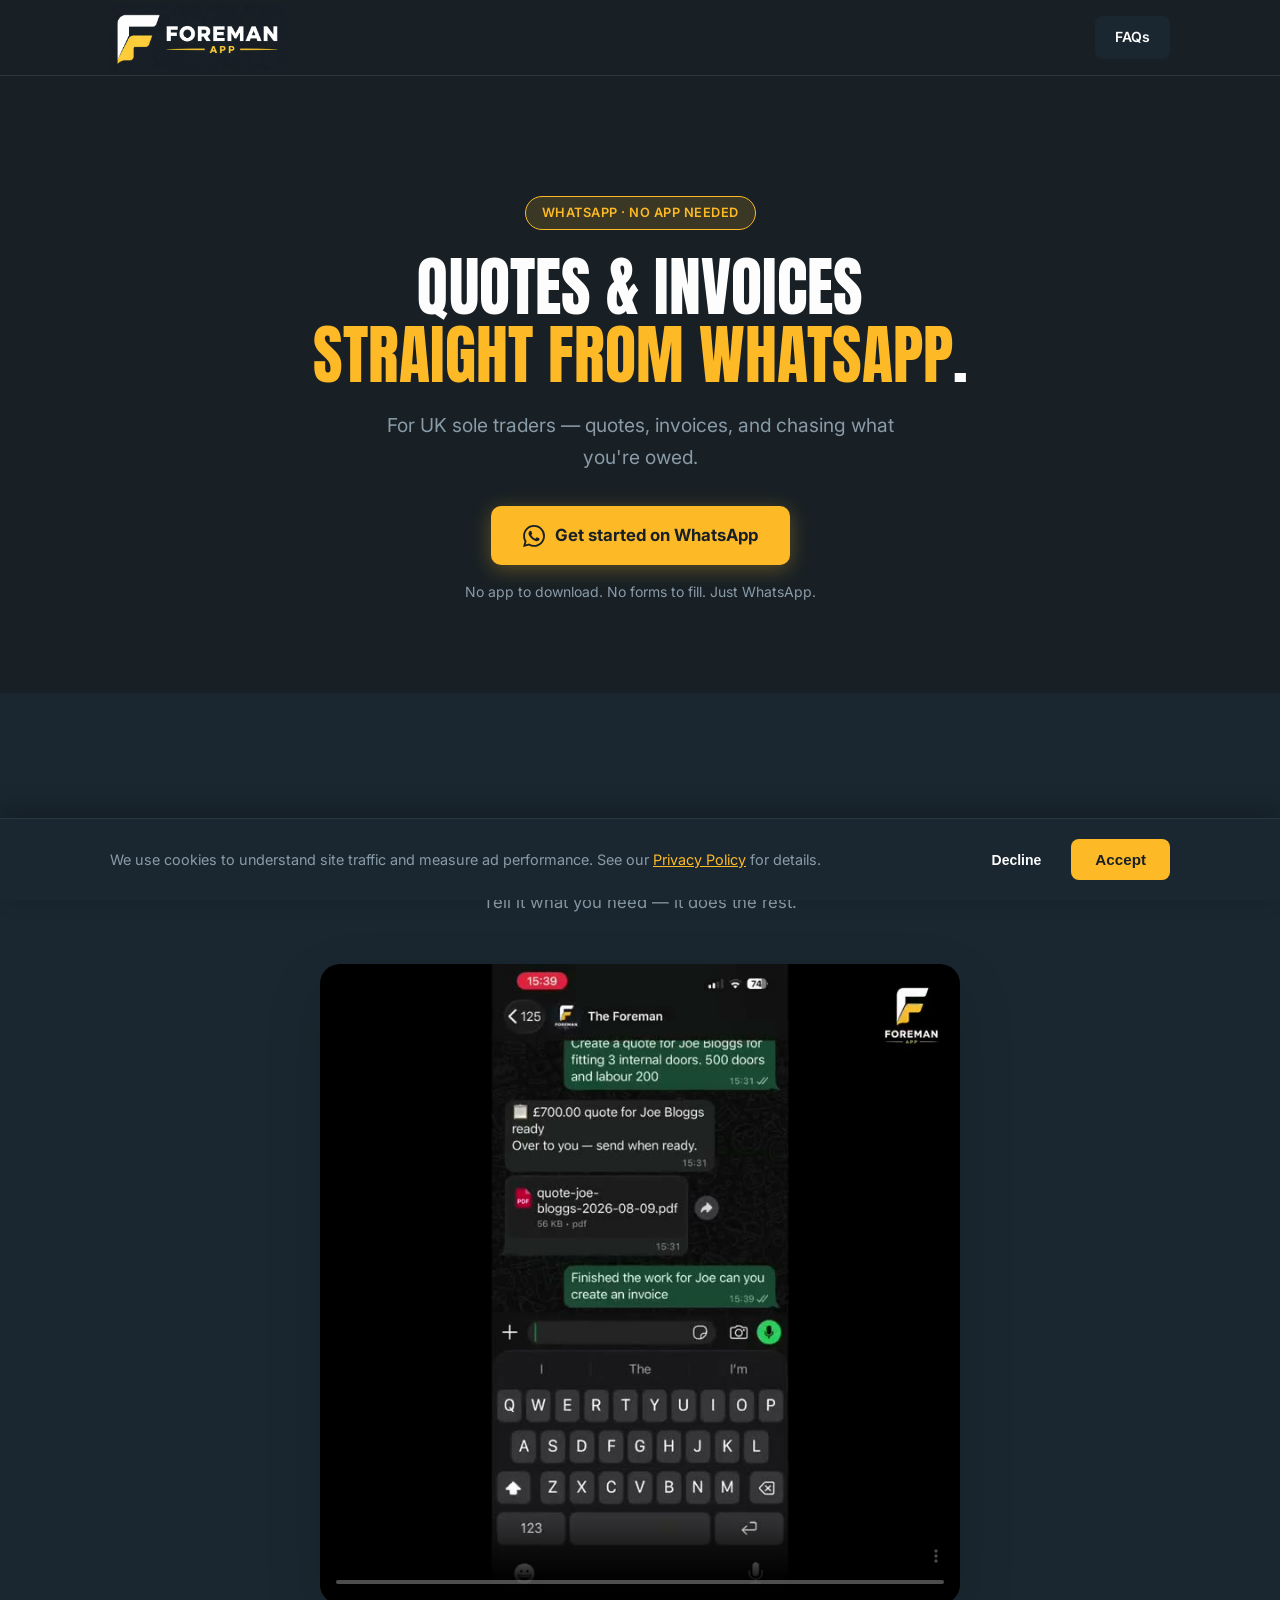
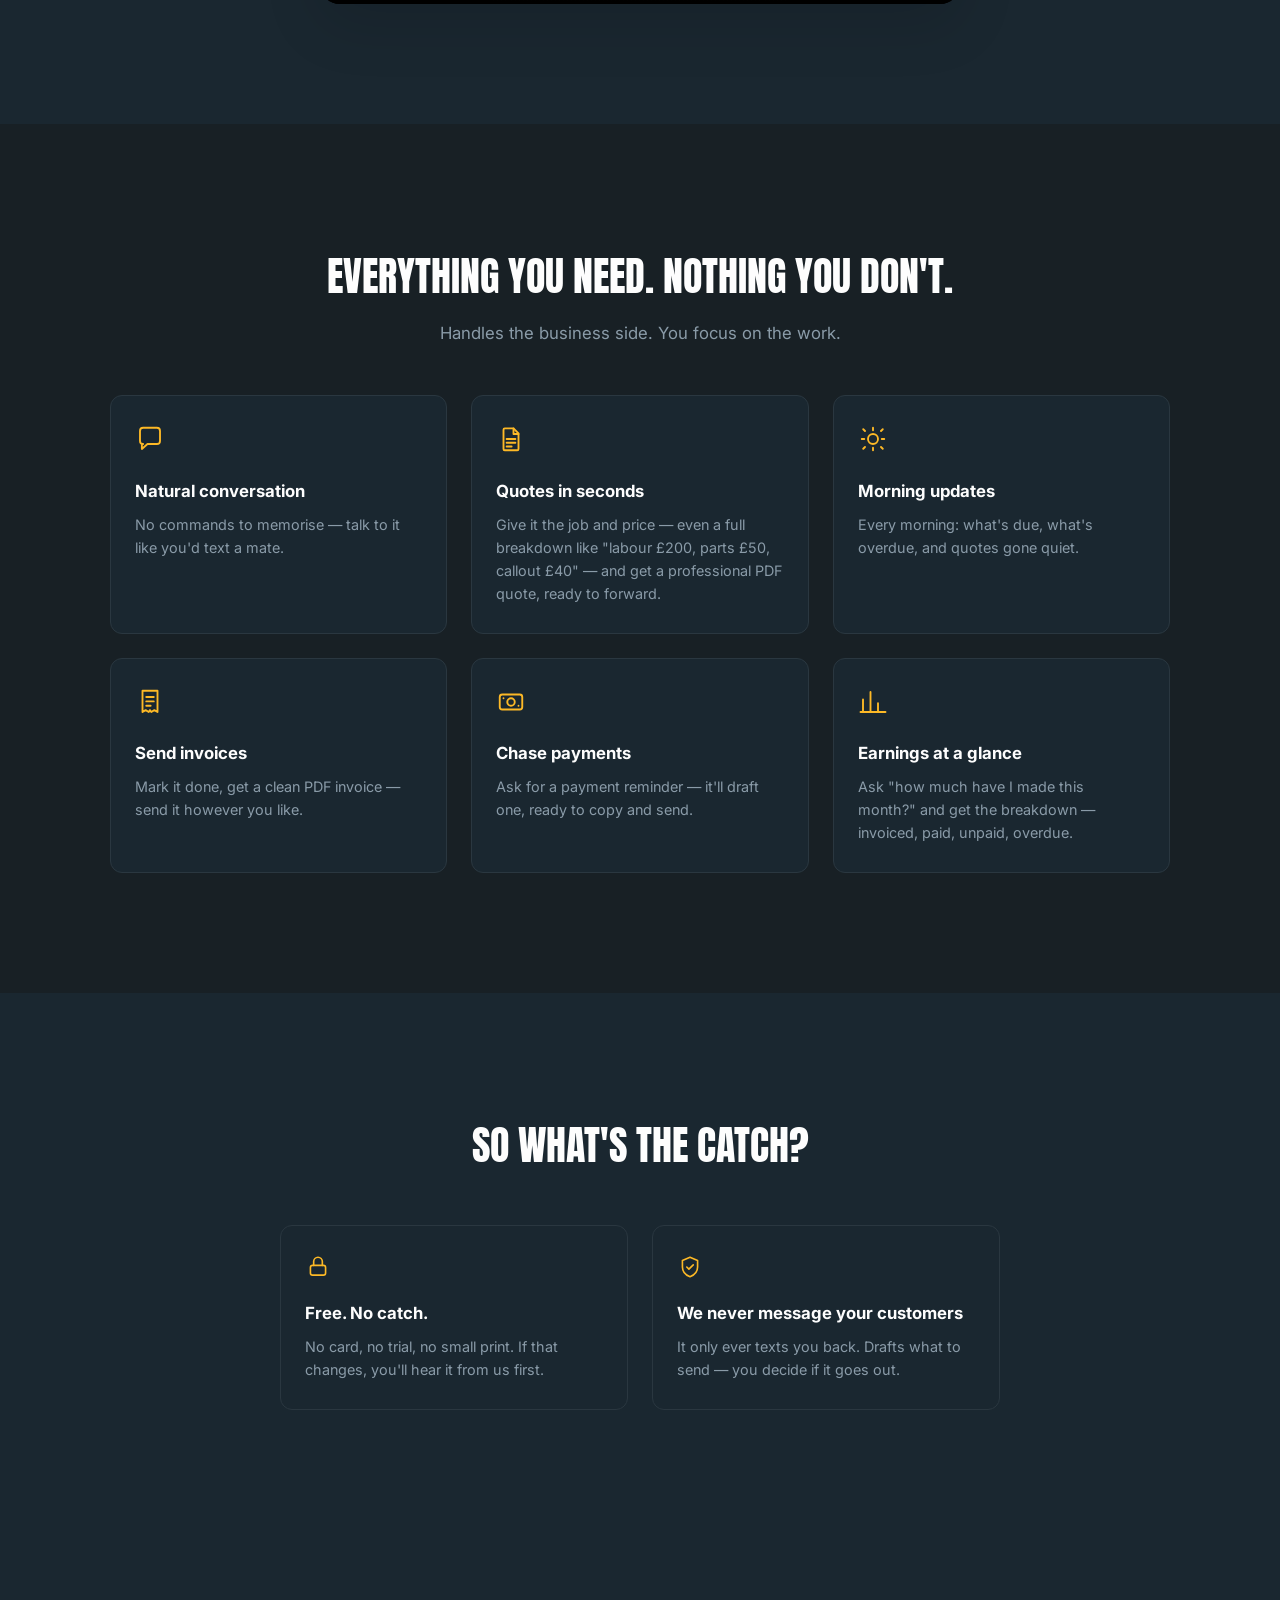
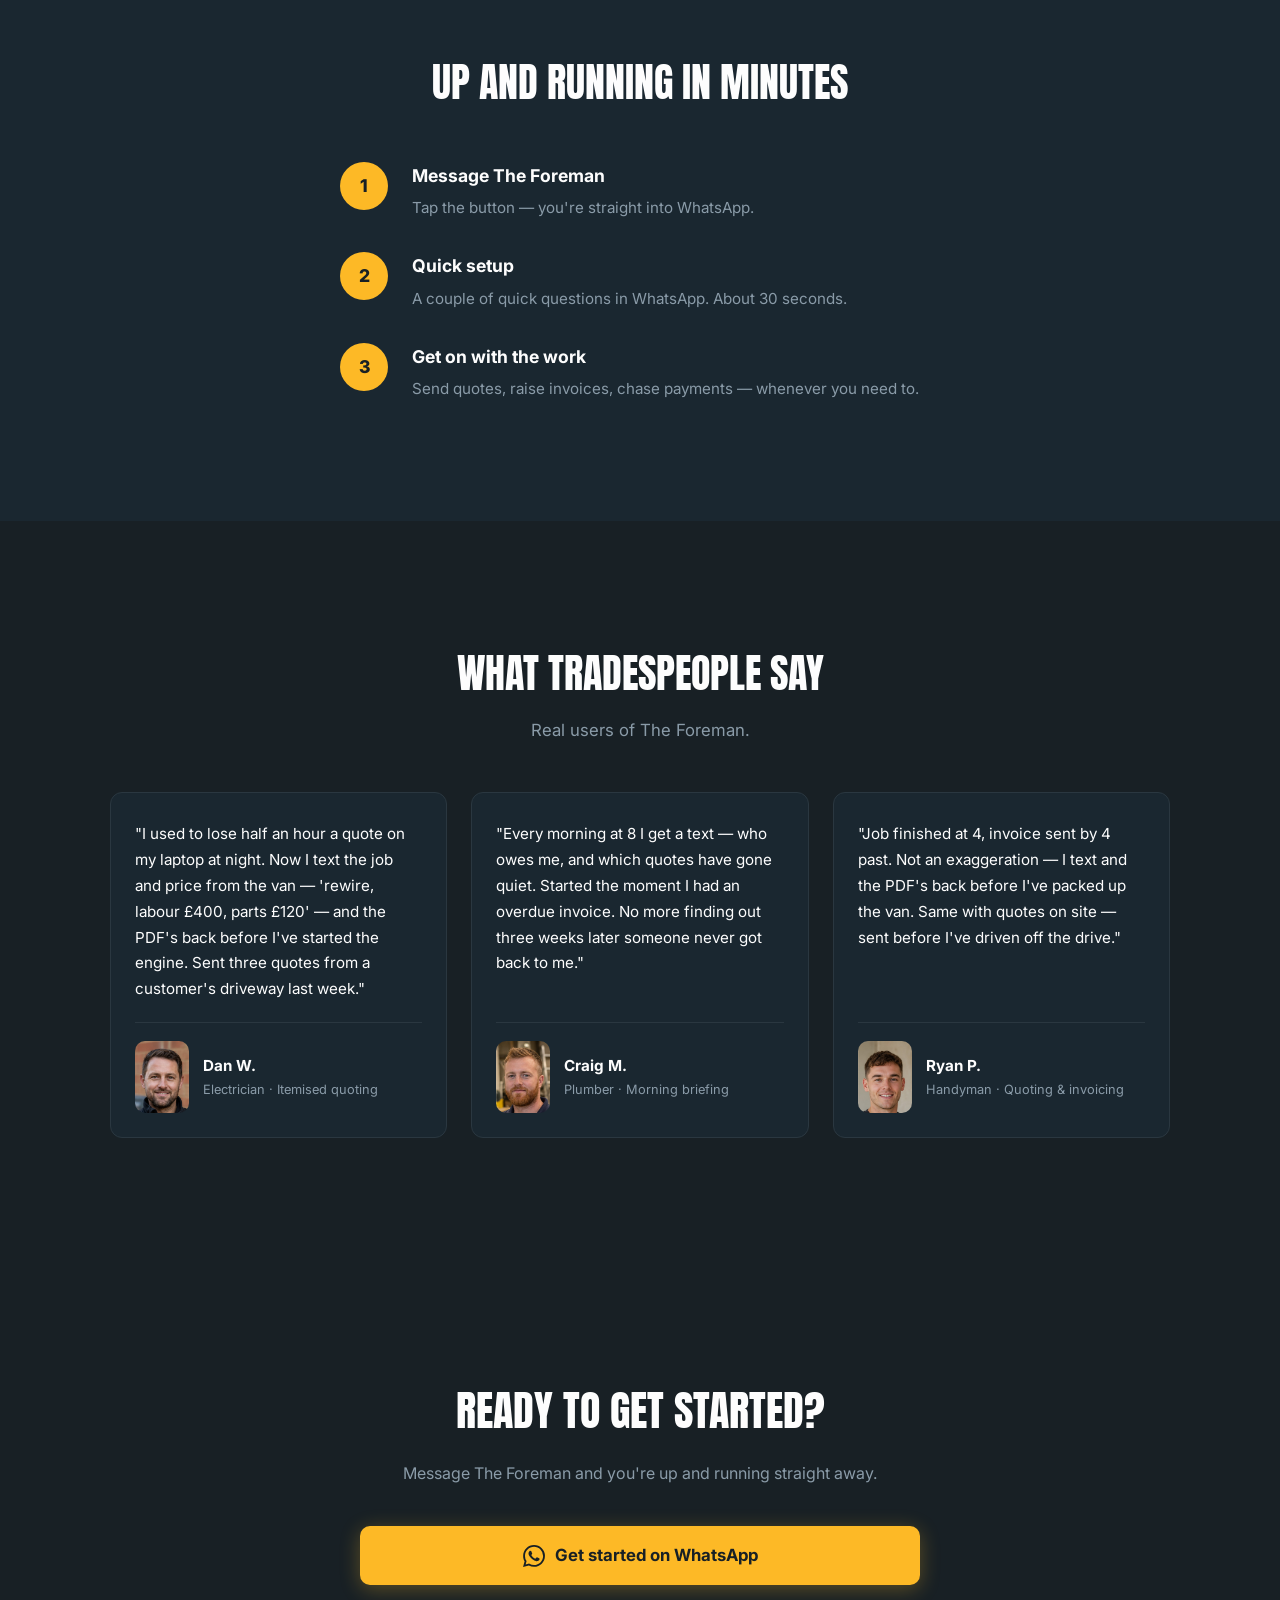
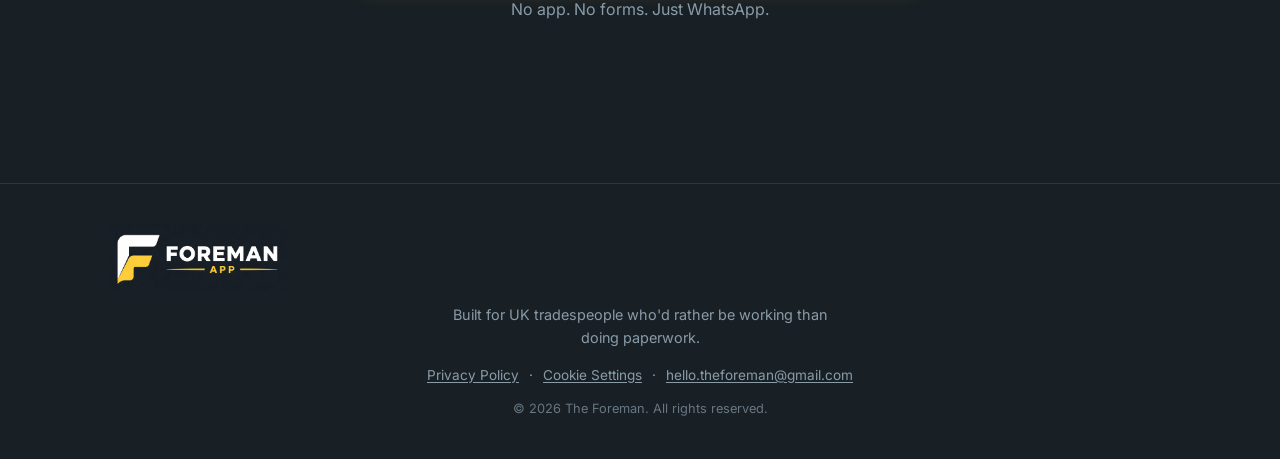
<file: index.html>
<!DOCTYPE html>
<html lang="en">
<head>
  <meta charset="UTF-8" />
  <meta name="viewport" content="width=device-width, initial-scale=1.0" />
  <title>The Foreman — Quotes &amp; Invoices Straight from WhatsApp</title>
  <meta name="description" content="The Foreman is a WhatsApp assistant for UK sole traders. Send quotes, invoices and payment chasers — all from your phone, without the paperwork." />

  <link rel="icon" type="image/x-icon" href="favicon.ico" />
  <link rel="icon" type="image/png" sizes="32x32" href="favicon-32x32.png" />
  <link rel="icon" type="image/png" sizes="16x16" href="favicon-16x16.png" />
  <link rel="apple-touch-icon" href="apple-touch-icon.png" />

  <meta property="og:type" content="website" />
  <meta property="og:url" content="https://www.the-foreman.com/" />
  <meta property="og:title" content="The Foreman — Quotes &amp; Invoices Straight from WhatsApp" />
  <meta property="og:description" content="The Foreman is a WhatsApp assistant for UK sole traders. Send quotes, invoices and payment chasers — all from your phone, without the paperwork." />
  <meta property="og:image" content="https://www.the-foreman.com/og-image.png" />
  <meta name="twitter:card" content="summary_large_image" />
  <meta name="twitter:title" content="The Foreman — Quotes &amp; Invoices Straight from WhatsApp" />
  <meta name="twitter:description" content="The Foreman is a WhatsApp assistant for UK sole traders. Send quotes, invoices and payment chasers — all from your phone, without the paperwork." />
  <meta name="twitter:image" content="https://www.the-foreman.com/og-image.png" />

  <link rel="preconnect" href="https://fonts.googleapis.com" />
  <link rel="preconnect" href="https://fonts.gstatic.com" crossorigin />
  <link href="https://fonts.googleapis.com/css2?family=Anton&family=Inter:wght@400;500;600;700;800;900&display=swap" rel="stylesheet" />
  <link rel="stylesheet" href="style.css" />
  <!-- Analytics (Google Analytics, Meta Pixel, Metricool) only load after
       cookie consent is given — see consent.js -->
  <script src="consent.js"></script>
</head>
<body>

  <!-- NAV -->
  <header class="nav">
    <div class="container nav-inner">
      <a href="/" class="logo">
        <img src="Website Logo.png?v=2" alt="The Foreman Logo" />
      </a>
      <a href="/faq.html" class="btn btn-nav">FAQs</a>
    </div>
  </header>

  <!-- HERO -->
  <section class="hero">
    <div class="container">
      <div class="hero-badge">WhatsApp · No app needed</div>
      <h1>Quotes &amp; Invoices<br><span class="highlight">Straight from WhatsApp</span>.</h1>
      <p class="hero-sub">For UK sole traders — quotes, invoices, and chasing what you're owed.</p>
      <a href="https://wa.me/447888862241?text=Hi" id="heroCta" class="whatsapp-btn" target="_blank" rel="noopener" onclick="if(window.fbq){fbq('track', 'Lead');} if(window.gtag){gtag('event', 'whatsapp_click', {'event_category': 'engagement', 'event_label': 'whatsapp_button'});}">
        <svg viewBox="0 0 24 24" fill="currentColor" xmlns="http://www.w3.org/2000/svg"><path d="M17.472 14.382c-.297-.149-1.758-.867-2.03-.967-.273-.099-.471-.148-.67.15-.197.297-.767.966-.94 1.164-.173.199-.347.223-.644.075-.297-.15-1.255-.463-2.39-1.475-.883-.788-1.48-1.761-1.653-2.059-.173-.297-.018-.458.13-.606.134-.133.298-.347.446-.52.149-.174.198-.298.298-.497.099-.198.05-.371-.025-.52-.075-.149-.669-1.612-.916-2.207-.242-.579-.487-.5-.669-.51-.173-.008-.371-.01-.57-.01-.198 0-.52.074-.792.372-.272.297-1.04 1.016-1.04 2.479 0 1.462 1.065 2.875 1.213 3.074.149.198 2.096 3.2 5.077 4.487.709.306 1.262.489 1.694.625.712.227 1.36.195 1.871.118.571-.085 1.758-.719 2.006-1.413.248-.694.248-1.289.173-1.413-.074-.124-.272-.198-.57-.347m-5.421 7.403h-.004a9.87 9.87 0 01-5.031-1.378l-.361-.214-3.741.982.998-3.648-.235-.374a9.86 9.86 0 01-1.51-5.26c.001-5.45 4.436-9.884 9.888-9.884 2.64 0 5.122 1.03 6.988 2.898a9.825 9.825 0 012.893 6.994c-.003 5.45-4.437 9.884-9.885 9.884m8.413-18.297A11.815 11.815 0 0012.05 0C5.495 0 .16 5.335.157 11.892c0 2.096.547 4.142 1.588 5.945L.057 24l6.305-1.654a11.882 11.882 0 005.683 1.448h.005c6.554 0 11.89-5.335 11.893-11.893a11.821 11.821 0 00-3.48-8.413z"/></svg>
        Get started on WhatsApp
      </a>
      <p class="hero-note">No app to download. No forms to fill. Just WhatsApp.</p>
    </div>
  </section>

  <!-- CHAT DEMO -->
  <section class="demo">
    <div class="container">
      <h2 class="section-title">Quotes &amp; Invoices In Seconds</h2>
      <p class="section-sub">Tell it what you need — it does the rest.</p>
      <video class="demo-video" id="demoVideo" controls playsinline muted preload="none" poster="demo-poster.jpg">
        <source src="Foreman Demo.mp4?v=4" type="video/mp4" />
      </video>
    </div>
  </section>

  <script>
    (function () {
      var video = document.getElementById('demoVideo');
      var observer = new IntersectionObserver(function (entries) {
        entries.forEach(function (entry) {
          if (entry.isIntersecting) {
            video.play().catch(function () {});
          } else {
            video.pause();
          }
        });
      }, { threshold: 0.4 });
      observer.observe(video);
    })();
  </script>

  <!-- FEATURES -->
  <section class="features">
    <div class="container">
      <h2 class="section-title">Everything You Need. Nothing You Don't.</h2>
      <p class="section-sub">Handles the business side. You focus on the work.</p>
      <div class="features-grid">
        <div class="feature-card">
          <div class="feature-icon"><svg viewBox="0 0 24 24" fill="none" stroke="currentColor" stroke-width="1.5" stroke-linecap="round" stroke-linejoin="round"><path d="M4 5.5A2.5 2.5 0 0 1 6.5 3h11A2.5 2.5 0 0 1 20 5.5v8a2.5 2.5 0 0 1-2.5 2.5H10l-4.5 4v-4H6.5A2.5 2.5 0 0 1 4 13.5v-8Z"/></svg></div>
          <h3>Natural conversation</h3>
          <p>No commands to memorise — talk to it like you'd text a mate.</p>
        </div>
        <div class="feature-card">
          <div class="feature-icon"><svg viewBox="0 0 24 24" fill="none" stroke="currentColor" stroke-width="1.5" stroke-linecap="round" stroke-linejoin="round"><path d="M7 3.5h7l4 4V20a1 1 0 0 1-1 1H7a1 1 0 0 1-1-1V4.5a1 1 0 0 1 1-1Z"/><path d="M14 3.5V8h4"/><path d="M8.5 12h7M8.5 15h7M8.5 18h4"/></svg></div>
          <h3>Quotes in seconds</h3>
          <p>Give it the job and price — even a full breakdown like "labour £200, parts £50, callout £40" — and get a professional PDF quote, ready to forward.</p>
        </div>
        <div class="feature-card">
          <div class="feature-icon"><svg viewBox="0 0 24 24" fill="none" stroke="currentColor" stroke-width="1.5" stroke-linecap="round" stroke-linejoin="round"><circle cx="12" cy="12" r="4"/><path d="M12 3v2M12 19v2M4.2 4.2l1.4 1.4M18.4 18.4l1.4 1.4M3 12h2M19 12h2M4.2 19.8l1.4-1.4M18.4 5.6l1.4-1.4"/></svg></div>
          <h3>Morning updates</h3>
          <p>Every morning: what's due, what's overdue, and quotes gone quiet.</p>
        </div>
        <div class="feature-card">
          <div class="feature-icon"><svg viewBox="0 0 24 24" fill="none" stroke="currentColor" stroke-width="1.5" stroke-linecap="round" stroke-linejoin="round"><path d="M6 3h12v17l-2.5-1.5L13 20l-1-1.5L11 20l-2.5-1.5L6 20V3Z"/><path d="M9 8h6M9 11.5h6M9 15h3.5"/></svg></div>
          <h3>Send invoices</h3>
          <p>Mark it done, get a clean PDF invoice — send it however you like.</p>
        </div>
        <div class="feature-card">
          <div class="feature-icon"><svg viewBox="0 0 24 24" fill="none" stroke="currentColor" stroke-width="1.5" stroke-linecap="round" stroke-linejoin="round"><rect x="3" y="6" width="18" height="12" rx="2"/><circle cx="12" cy="12" r="3"/><path d="M6 9v.01M18 15v.01"/></svg></div>
          <h3>Chase payments</h3>
          <p>Ask for a payment reminder — it'll draft one, ready to copy and send.</p>
        </div>
        <div class="feature-card">
          <div class="feature-icon"><svg viewBox="0 0 24 24" fill="none" stroke="currentColor" stroke-width="1.5" stroke-linecap="round" stroke-linejoin="round"><path d="M4 20V10M10 20V4M16 20v-7M22 20H2"/></svg></div>
          <h3>Earnings at a glance</h3>
          <p>Ask "how much have I made this month?" and get the breakdown — invoiced, paid, unpaid, overdue.</p>
        </div>
      </div>
    </div>
  </section>

  <!-- TRUST -->
  <section class="trust">
    <div class="container">
      <h2 class="section-title">So What's The Catch?</h2>
      <div class="trust-grid">
        <div class="trust-item">
          <div class="trust-icon"><svg viewBox="0 0 24 24" fill="none" stroke="currentColor" stroke-width="1.5" stroke-linecap="round" stroke-linejoin="round"><rect x="5" y="10.5" width="14" height="9" rx="2"/><path d="M8 10.5V7a4 4 0 0 1 8 0v3.5"/></svg></div>
          <h3>Free. No catch.</h3>
          <p>No card, no trial, no small print. If that changes, you'll hear it from us first.</p>
        </div>
        <div class="trust-item">
          <div class="trust-icon"><svg viewBox="0 0 24 24" fill="none" stroke="currentColor" stroke-width="1.5" stroke-linecap="round" stroke-linejoin="round"><path d="M12 3l7 3v6c0 4.5-3 7.5-7 9-4-1.5-7-4.5-7-9V6l7-3Z"/><path d="M9 12l2 2 4-4"/></svg></div>
          <h3>We never message your customers</h3>
          <p>It only ever texts you back. Drafts what to send — you decide if it goes out.</p>
        </div>
      </div>
    </div>
  </section>

  <!-- HOW IT WORKS -->
  <section class="how">
    <div class="container">
      <h2 class="section-title">Up And Running In Minutes</h2>
      <div class="steps">
        <div class="step">
          <div class="step-num">1</div>
          <div class="step-text">
            <h3>Message The Foreman</h3>
            <p>Tap the button — you're straight into WhatsApp.</p>
          </div>
        </div>
        <div class="step">
          <div class="step-num">2</div>
          <div class="step-text">
            <h3>Quick setup</h3>
            <p>A couple of quick questions in WhatsApp. About 30 seconds.</p>
          </div>
        </div>
        <div class="step">
          <div class="step-num">3</div>
          <div class="step-text">
            <h3>Get on with the work</h3>
            <p>Send quotes, raise invoices, chase payments — whenever you need to.</p>
          </div>
        </div>
      </div>
    </div>
  </section>

  <!-- REVIEWS -->
  <section class="reviews">
    <div class="container">
      <h2 class="section-title">What Tradespeople Say</h2>
      <p class="section-sub">Real users of The Foreman.</p>
      <div class="reviews-grid">

        <figure class="review-card">
          <blockquote>
            <p>"I used to lose half an hour a quote on my laptop at night. Now I text the job and price from the van — 'rewire, labour £400, parts £120' — and the PDF's back before I've started the engine. Sent three quotes from a customer's driveway last week."</p>
          </blockquote>
          <figcaption class="review-person">
            <img src="review-1.jpg" alt="" width="360" height="480" loading="lazy" />
            <div class="review-meta">
              <span class="review-name">Dan W.</span>
              <span class="review-role">Electrician · Itemised quoting</span>
            </div>
          </figcaption>
        </figure>

        <figure class="review-card">
          <blockquote>
            <p>"Every morning at 8 I get a text — who owes me, and which quotes have gone quiet. Started the moment I had an overdue invoice. No more finding out three weeks later someone never got back to me."</p>
          </blockquote>
          <figcaption class="review-person">
            <img src="review-2.jpg" alt="" width="360" height="480" loading="lazy" />
            <div class="review-meta">
              <span class="review-name">Craig M.</span>
              <span class="review-role">Plumber · Morning briefing</span>
            </div>
          </figcaption>
        </figure>

        <figure class="review-card">
          <blockquote>
            <p>"Job finished at 4, invoice sent by 4 past. Not an exaggeration — I text and the PDF's back before I've packed up the van. Same with quotes on site — sent before I've driven off the drive."</p>
          </blockquote>
          <figcaption class="review-person">
            <img src="review-3.jpg" alt="" width="360" height="480" loading="lazy" />
            <div class="review-meta">
              <span class="review-name">Ryan P.</span>
              <span class="review-role">Handyman · Quoting &amp; invoicing</span>
            </div>
          </figcaption>
        </figure>

      </div>
    </div>
  </section>

  <!-- SIGNUP CTA -->
  <section class="waitlist" id="waitlist">
    <div class="container">
      <h2>Ready To Get Started?</h2>
      <p>Message The Foreman and you're up and running straight away.</p>
      <div class="waitlist-form">
        <a href="https://wa.me/447888862241?text=Hi" class="whatsapp-btn btn-full" target="_blank" rel="noopener" style="justify-content:center;" onclick="if(window.fbq){fbq('track', 'Lead');} if(window.gtag){gtag('event', 'whatsapp_click', {'event_category': 'engagement', 'event_label': 'whatsapp_button'});}">
          <svg viewBox="0 0 24 24" fill="currentColor" xmlns="http://www.w3.org/2000/svg"><path d="M17.472 14.382c-.297-.149-1.758-.867-2.03-.967-.273-.099-.471-.148-.67.15-.197.297-.767.966-.94 1.164-.173.199-.347.223-.644.075-.297-.15-1.255-.463-2.39-1.475-.883-.788-1.48-1.761-1.653-2.059-.173-.297-.018-.458.13-.606.134-.133.298-.347.446-.52.149-.174.198-.298.298-.497.099-.198.05-.371-.025-.52-.075-.149-.669-1.612-.916-2.207-.242-.579-.487-.5-.669-.51-.173-.008-.371-.01-.57-.01-.198 0-.52.074-.792.372-.272.297-1.04 1.016-1.04 2.479 0 1.462 1.065 2.875 1.213 3.074.149.198 2.096 3.2 5.077 4.487.709.306 1.262.489 1.694.625.712.227 1.36.195 1.871.118.571-.085 1.758-.719 2.006-1.413.248-.694.248-1.289.173-1.413-.074-.124-.272-.198-.57-.347m-5.421 7.403h-.004a9.87 9.87 0 01-5.031-1.378l-.361-.214-3.741.982.998-3.648-.235-.374a9.86 9.86 0 01-1.51-5.26c.001-5.45 4.436-9.884 9.888-9.884 2.64 0 5.122 1.03 6.988 2.898a9.825 9.825 0 012.893 6.994c-.003 5.45-4.437 9.884-9.885 9.884m8.413-18.297A11.815 11.815 0 0012.05 0C5.495 0 .16 5.335.157 11.892c0 2.096.547 4.142 1.588 5.945L.057 24l6.305-1.654a11.882 11.882 0 005.683 1.448h.005c6.554 0 11.89-5.335 11.893-11.893a11.821 11.821 0 00-3.48-8.413z"/></svg>
          Get started on WhatsApp
        </a>
        <p class="form-note">No app. No forms. Just WhatsApp.</p>
      </div>
    </div>
  </section>

  <!-- FOOTER -->
  <footer class="footer">
    <div class="container footer-inner">
      <div class="logo">
        <img src="Website Logo.png?v=2" alt="The Foreman Logo" />
      </div>
      <p class="footer-text">Built for UK tradespeople who'd rather be working than doing paperwork.</p>
      <p class="footer-links">
        <a href="privacy.html">Privacy Policy</a>
        <span aria-hidden="true">·</span>
        <a href="#" onclick="window.foremanReopenCookieBanner(event)">Cookie Settings</a>
        <span aria-hidden="true">·</span>
        <a href="mailto:hello.theforeman@gmail.com">hello.theforeman@gmail.com</a>
      </p>
      <p class="footer-copy">© 2026 The Foreman. All rights reserved.</p>
    </div>
  </footer>

  <!-- COOKIE CONSENT BANNER -->
  <div id="cookieBanner" class="cookie-banner" hidden>
    <div class="container cookie-banner-inner">
      <p>We use cookies to understand site traffic and measure ad performance. See our <a href="privacy.html">Privacy Policy</a> for details.</p>
      <div class="cookie-actions">
        <button id="cookieDecline" class="btn btn-nav" type="button">Decline</button>
        <button id="cookieAccept" class="btn btn-primary" type="button">Accept</button>
      </div>
    </div>
  </div>

  <!-- STICKY MOBILE CTA — shown only once the hero button scrolls out of
       view, hidden again near the closing CTA so it's never doubled up -->
  <a href="https://wa.me/447888862241?text=Hi" id="stickyCta" class="sticky-cta" target="_blank" rel="noopener" onclick="if(window.fbq){fbq('track', 'Lead');} if(window.gtag){gtag('event', 'whatsapp_click', {'event_category': 'engagement', 'event_label': 'sticky_cta'});}">
    <svg viewBox="0 0 24 24" fill="currentColor" xmlns="http://www.w3.org/2000/svg"><path d="M17.472 14.382c-.297-.149-1.758-.867-2.03-.967-.273-.099-.471-.148-.67.15-.197.297-.767.966-.94 1.164-.173.199-.347.223-.644.075-.297-.15-1.255-.463-2.39-1.475-.883-.788-1.48-1.761-1.653-2.059-.173-.297-.018-.458.13-.606.134-.133.298-.347.446-.52.149-.174.198-.298.298-.497.099-.198.05-.371-.025-.52-.075-.149-.669-1.612-.916-2.207-.242-.579-.487-.5-.669-.51-.173-.008-.371-.01-.57-.01-.198 0-.52.074-.792.372-.272.297-1.04 1.016-1.04 2.479 0 1.462 1.065 2.875 1.213 3.074.149.198 2.096 3.2 5.077 4.487.709.306 1.262.489 1.694.625.712.227 1.36.195 1.871.118.571-.085 1.758-.719 2.006-1.413.248-.694.248-1.289.173-1.413-.074-.124-.272-.198-.57-.347m-5.421 7.403h-.004a9.87 9.87 0 01-5.031-1.378l-.361-.214-3.741.982.998-3.648-.235-.374a9.86 9.86 0 01-1.51-5.26c.001-5.45 4.436-9.884 9.888-9.884 2.64 0 5.122 1.03 6.988 2.898a9.825 9.825 0 012.893 6.994c-.003 5.45-4.437 9.884-9.885 9.884m8.413-18.297A11.815 11.815 0 0012.05 0C5.495 0 .16 5.335.157 11.892c0 2.096.547 4.142 1.588 5.945L.057 24l6.305-1.654a11.882 11.882 0 005.683 1.448h.005c6.554 0 11.89-5.335 11.893-11.893a11.821 11.821 0 00-3.48-8.413z"/></svg>
    Get started on WhatsApp
  </a>

  <script>
    (function () {
      var stickyCta = document.getElementById('stickyCta');
      var heroBtn = document.getElementById('heroCta');
      var closingSection = document.getElementById('waitlist');
      var cookieBanner = document.getElementById('cookieBanner');
      if (!stickyCta || !heroBtn || !closingSection) return;

      var heroVisible = true;
      var closingVisible = false;

      function update() {
        var cookieBannerOpen = cookieBanner && !cookieBanner.hidden;
        stickyCta.classList.toggle('visible', !heroVisible && !closingVisible && !cookieBannerOpen);
      }

      // Re-check whenever the cookie banner's hidden state changes.
      if (cookieBanner) {
        new MutationObserver(update).observe(cookieBanner, { attributes: true, attributeFilter: ['hidden'] });
      }

      new IntersectionObserver(function (entries) {
        heroVisible = entries[0].isIntersecting;
        update();
      }, { threshold: 0 }).observe(heroBtn);

      new IntersectionObserver(function (entries) {
        closingVisible = entries[0].isIntersecting;
        update();
      }, { threshold: 0 }).observe(closingSection);
    })();
  </script>
</body>
</html>
</file>
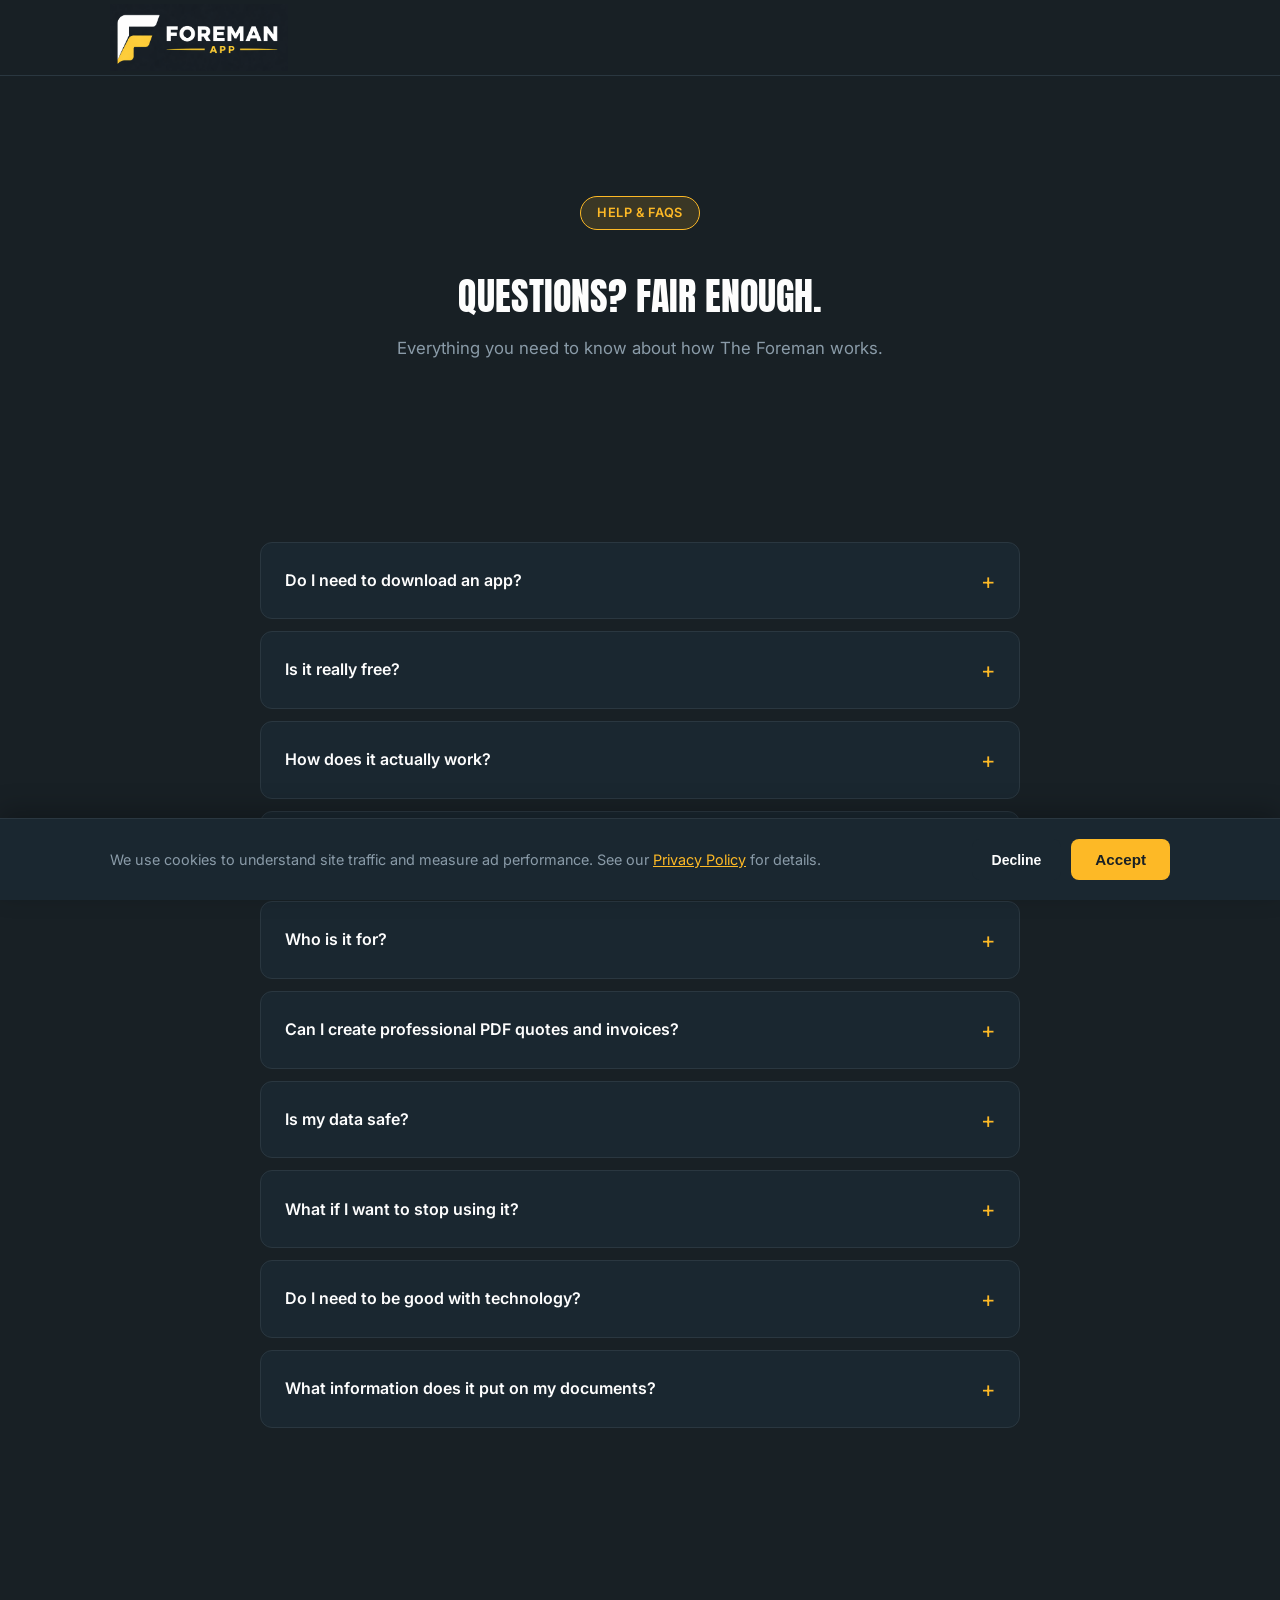
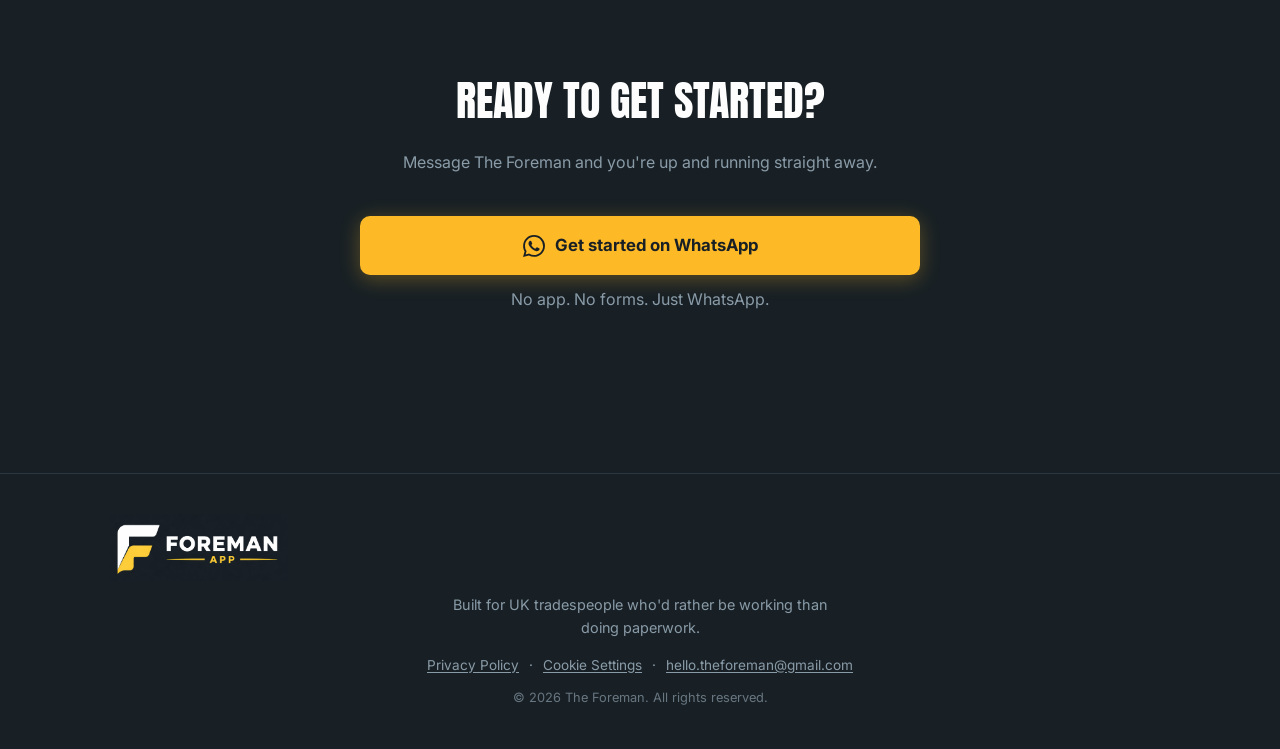
<file: faq.html>
<!DOCTYPE html>
<html lang="en">
<head>
  <meta charset="UTF-8" />
  <meta name="viewport" content="width=device-width, initial-scale=1.0" />
  <title>FAQs — The Foreman</title>
  <meta name="description" content="Got questions about The Foreman? Find out how our free WhatsApp quoting and invoicing assistant works for UK tradespeople — no app, no downloads, no subscriptions, no paperwork." />

  <link rel="icon" type="image/x-icon" href="favicon.ico" />
  <link rel="icon" type="image/png" sizes="32x32" href="favicon-32x32.png" />
  <link rel="icon" type="image/png" sizes="16x16" href="favicon-16x16.png" />
  <link rel="apple-touch-icon" href="apple-touch-icon.png" />

  <meta property="og:type" content="website" />
  <meta property="og:url" content="https://www.the-foreman.com/faq.html" />
  <meta property="og:title" content="FAQs — The Foreman" />
  <meta property="og:description" content="Got questions about The Foreman? Find out how our free WhatsApp quoting and invoicing assistant works for UK tradespeople — no app, no downloads, no subscriptions, no paperwork." />
  <meta property="og:image" content="https://www.the-foreman.com/og-image.png" />
  <meta name="twitter:card" content="summary_large_image" />
  <meta name="twitter:title" content="FAQs — The Foreman" />
  <meta name="twitter:description" content="Got questions about The Foreman? Find out how our free WhatsApp quoting and invoicing assistant works for UK tradespeople — no app, no downloads, no subscriptions, no paperwork." />
  <meta name="twitter:image" content="https://www.the-foreman.com/og-image.png" />

  <link rel="preconnect" href="https://fonts.googleapis.com" />
  <link rel="preconnect" href="https://fonts.gstatic.com" crossorigin />
  <link href="https://fonts.googleapis.com/css2?family=Anton&family=Inter:wght@400;500;600;700;800;900&display=swap" rel="stylesheet" />
  <link rel="stylesheet" href="style.css" />
  <!-- Analytics (Google Analytics, Meta Pixel, Metricool) only load after
       cookie consent is given — see consent.js -->
  <script src="consent.js"></script>
</head>
<body>

  <!-- NAV -->
  <header class="nav">
    <div class="container nav-inner">
      <a href="/" class="logo">
        <img src="Website Logo.png?v=2" alt="The Foreman Logo" />
      </a>
    </div>
  </header>

  <!-- FAQ HERO -->
  <section class="faq-hero">
    <div class="container">
      <div class="hero-badge">Help &amp; FAQs</div>
      <h1>Questions? Fair Enough.</h1>
      <p>Everything you need to know about how The Foreman works.</p>
    </div>
  </section>

  <!-- FAQs -->
  <section class="faq-section">
    <div class="container">
      <div class="faq-list">

        <details class="faq-item">
          <summary class="faq-question">Do I need to download an app?</summary>
          <div class="faq-answer">
            <p>No. The Foreman runs entirely through WhatsApp — an app you already have on your phone. There's nothing to download, no website to log into, and no account to create. Just save the number and start texting.</p>
          </div>
        </details>

        <details class="faq-item">
          <summary class="faq-question">Is it really free?</summary>
          <div class="faq-answer">
            <p>Yes, completely free right now. No subscription, no hidden charges, no credit card required. We'll always give you plenty of notice before anything changes.</p>
          </div>
        </details>

        <details class="faq-item">
          <summary class="faq-question">How does it actually work?</summary>
          <div class="faq-answer">
            <p>You text The Foreman in plain English — just like messaging a mate. Tell it who the job's for and the price, and it'll generate a professional PDF quote or invoice you can forward straight to your customer. No forms to fill in, no menus to navigate.</p>
          </div>
        </details>

        <details class="faq-item">
          <summary class="faq-question">Will my customers know I'm using it?</summary>
          <div class="faq-answer">
            <p>No. The Foreman never contacts your customers directly. It works for you only — generating PDFs and drafting messages for you to send yourself from your own WhatsApp. Your customers just see a professional document from you.</p>
          </div>
        </details>

        <details class="faq-item">
          <summary class="faq-question">Who is it for?</summary>
          <div class="faq-answer">
            <p>Any sole trader or small trade business that wants to spend less time on paperwork. Plumbers, electricians, builders, decorators, roofers, heating engineers, landscapers, handymen — if you're working for yourself and sending quotes or invoices from your phone and laptop, it's built for you.</p>
          </div>
        </details>

        <details class="faq-item">
          <summary class="faq-question">Can I create professional PDF quotes and invoices?</summary>
          <div class="faq-answer">
            <p>Yes. The Foreman generates PDF quotes and invoices with your business name, logo, bank details and VAT number automatically included — broken down into itemised line items if you give it one (e.g. labour, parts, callout). Send them to customers directly from WhatsApp.</p>
          </div>
        </details>

        <details class="faq-item">
          <summary class="faq-question">Is my data safe?</summary>
          <div class="faq-answer">
            <p>Yes. Your business data, customer records, quotes and invoices are stored securely. You can pull up any job, quote or invoice at any time just by asking. See our <a href="privacy.html">Privacy Policy</a> for the full detail on what we collect and how it's used.</p>
          </div>
        </details>

        <details class="faq-item">
          <summary class="faq-question">What if I want to stop using it?</summary>
          <div class="faq-answer">
            <p>Just stop texting it — there's nothing to cancel, no contract, no fee. Because there's no subscription, there's nothing to unsubscribe from.</p>
          </div>
        </details>

        <details class="faq-item">
          <summary class="faq-question">Do I need to be good with technology?</summary>
          <div class="faq-answer">
            <p>No. If you can send a WhatsApp message, you can use The Foreman. There are no commands to memorise — just say what you need in plain English.</p>
          </div>
        </details>

        <details class="faq-item">
          <summary class="faq-question">What information does it put on my documents?</summary>
          <div class="faq-answer">
            <p>Your business name, email, address, logo, bank details, VAT number and payment terms — whatever you've set up. You can update any of these at any time just by saying <em>settings</em>.</p>
          </div>
        </details>

      </div>
    </div>
  </section>

  <!-- CTA -->
  <section class="waitlist">
    <div class="container">
      <h2>Ready To Get Started?</h2>
      <p>Message The Foreman and you're up and running straight away.</p>
      <div class="waitlist-form">
        <a href="https://wa.me/447888862241?text=Hi" class="whatsapp-btn btn-full" target="_blank" rel="noopener" style="justify-content:center;" onclick="if(window.fbq){fbq('track', 'Lead');} if(window.gtag){gtag('event', 'whatsapp_click', {'event_category': 'engagement', 'event_label': 'whatsapp_button'});}">
          <svg viewBox="0 0 24 24" fill="currentColor" xmlns="http://www.w3.org/2000/svg"><path d="M17.472 14.382c-.297-.149-1.758-.867-2.03-.967-.273-.099-.471-.148-.67.15-.197.297-.767.966-.94 1.164-.173.199-.347.223-.644.075-.297-.15-1.255-.463-2.39-1.475-.883-.788-1.48-1.761-1.653-2.059-.173-.297-.018-.458.13-.606.134-.133.298-.347.446-.52.149-.174.198-.298.298-.497.099-.198.05-.371-.025-.52-.075-.149-.669-1.612-.916-2.207-.242-.579-.487-.5-.669-.51-.173-.008-.371-.01-.57-.01-.198 0-.52.074-.792.372-.272.297-1.04 1.016-1.04 2.479 0 1.462 1.065 2.875 1.213 3.074.149.198 2.096 3.2 5.077 4.487.709.306 1.262.489 1.694.625.712.227 1.36.195 1.871.118.571-.085 1.758-.719 2.006-1.413.248-.694.248-1.289.173-1.413-.074-.124-.272-.198-.57-.347m-5.421 7.403h-.004a9.87 9.87 0 01-5.031-1.378l-.361-.214-3.741.982.998-3.648-.235-.374a9.86 9.86 0 01-1.51-5.26c.001-5.45 4.436-9.884 9.888-9.884 2.64 0 5.122 1.03 6.988 2.898a9.825 9.825 0 012.893 6.994c-.003 5.45-4.437 9.884-9.885 9.884m8.413-18.297A11.815 11.815 0 0012.05 0C5.495 0 .16 5.335.157 11.892c0 2.096.547 4.142 1.588 5.945L.057 24l6.305-1.654a11.882 11.882 0 005.683 1.448h.005c6.554 0 11.89-5.335 11.893-11.893a11.821 11.821 0 00-3.48-8.413z"/></svg>
          Get started on WhatsApp
        </a>
        <p class="form-note">No app. No forms. Just WhatsApp.</p>
      </div>
    </div>
  </section>

  <!-- FOOTER -->
  <footer class="footer">
    <div class="container footer-inner">
      <div class="logo">
        <img src="Website Logo.png?v=2" alt="The Foreman Logo" />
      </div>
      <p class="footer-text">Built for UK tradespeople who'd rather be working than doing paperwork.</p>
      <p class="footer-links">
        <a href="privacy.html">Privacy Policy</a>
        <span aria-hidden="true">·</span>
        <a href="#" onclick="window.foremanReopenCookieBanner(event)">Cookie Settings</a>
        <span aria-hidden="true">·</span>
        <a href="mailto:hello.theforeman@gmail.com">hello.theforeman@gmail.com</a>
      </p>
      <p class="footer-copy">© 2026 The Foreman. All rights reserved.</p>
    </div>
  </footer>

  <!-- COOKIE CONSENT BANNER -->
  <div id="cookieBanner" class="cookie-banner" hidden>
    <div class="container cookie-banner-inner">
      <p>We use cookies to understand site traffic and measure ad performance. See our <a href="privacy.html">Privacy Policy</a> for details.</p>
      <div class="cookie-actions">
        <button id="cookieDecline" class="btn btn-nav" type="button">Decline</button>
        <button id="cookieAccept" class="btn btn-primary" type="button">Accept</button>
      </div>
    </div>
  </div>
</body>
</html>
</file>
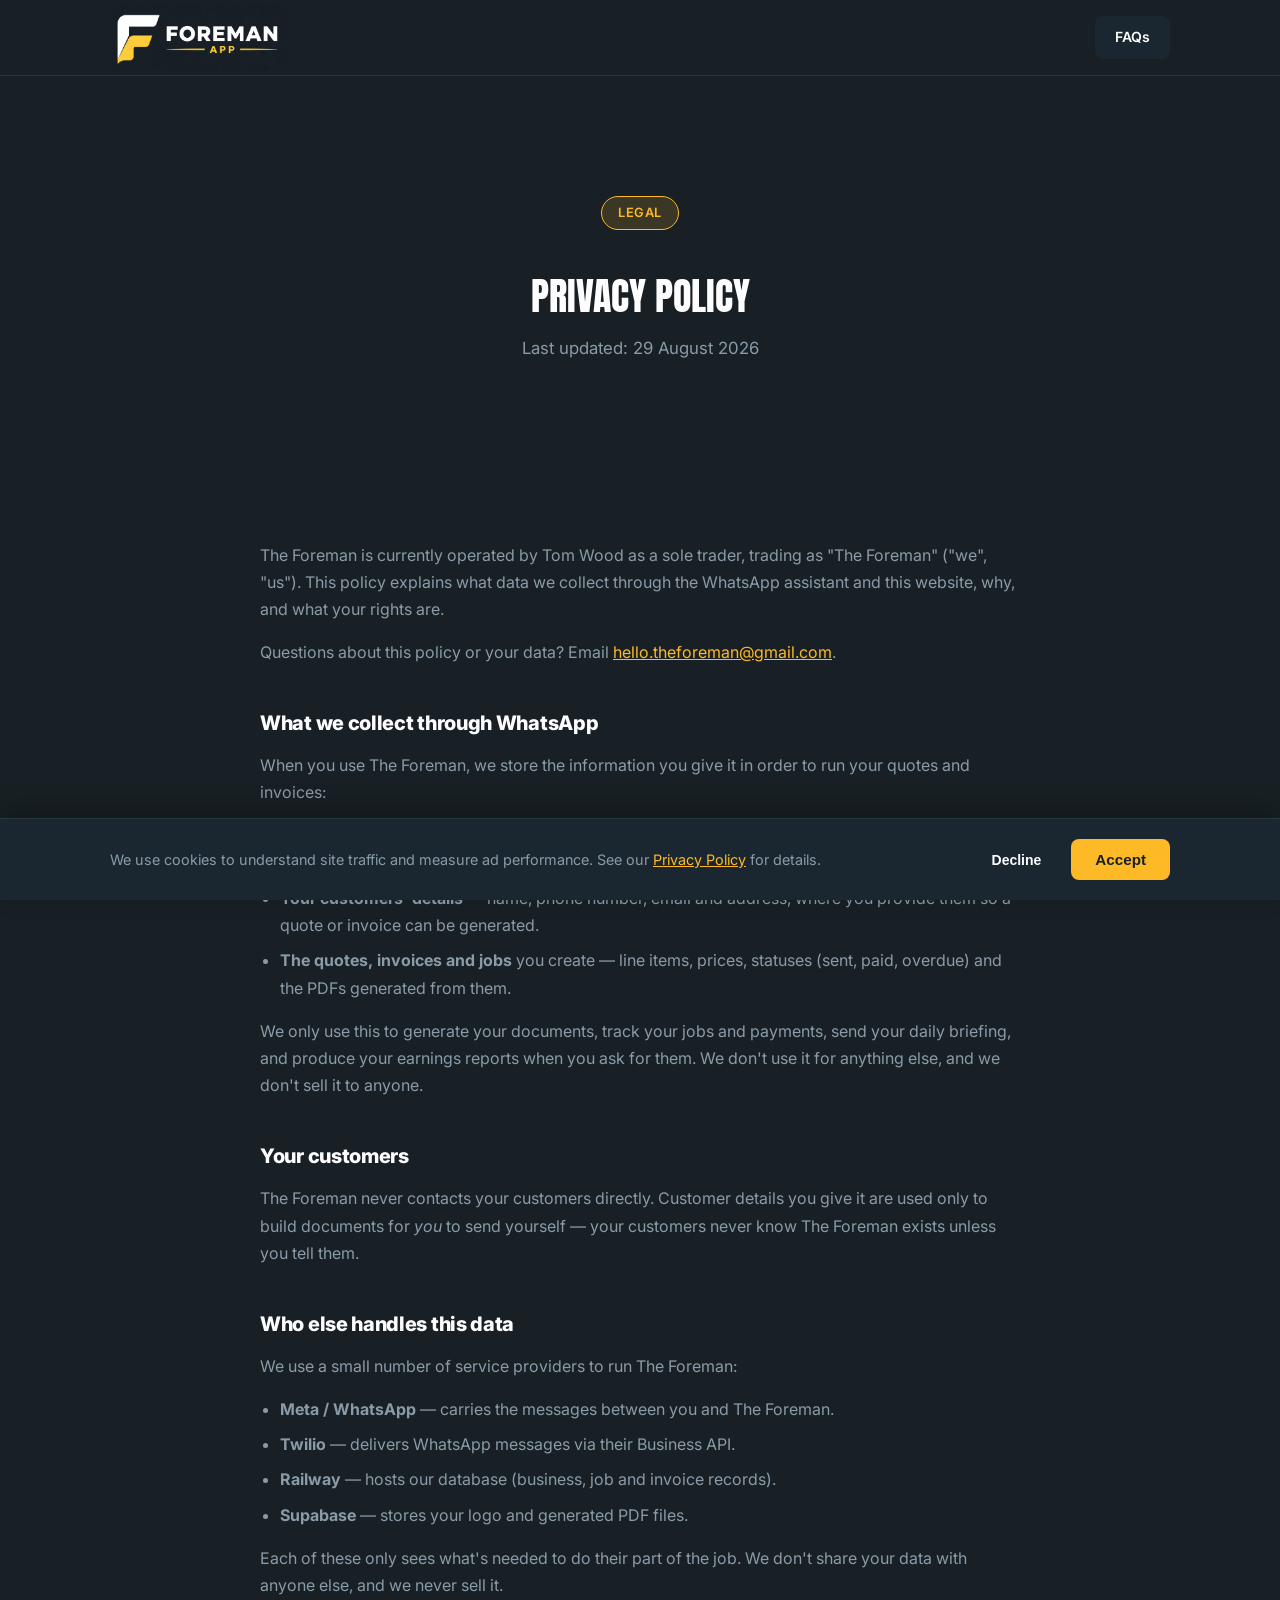
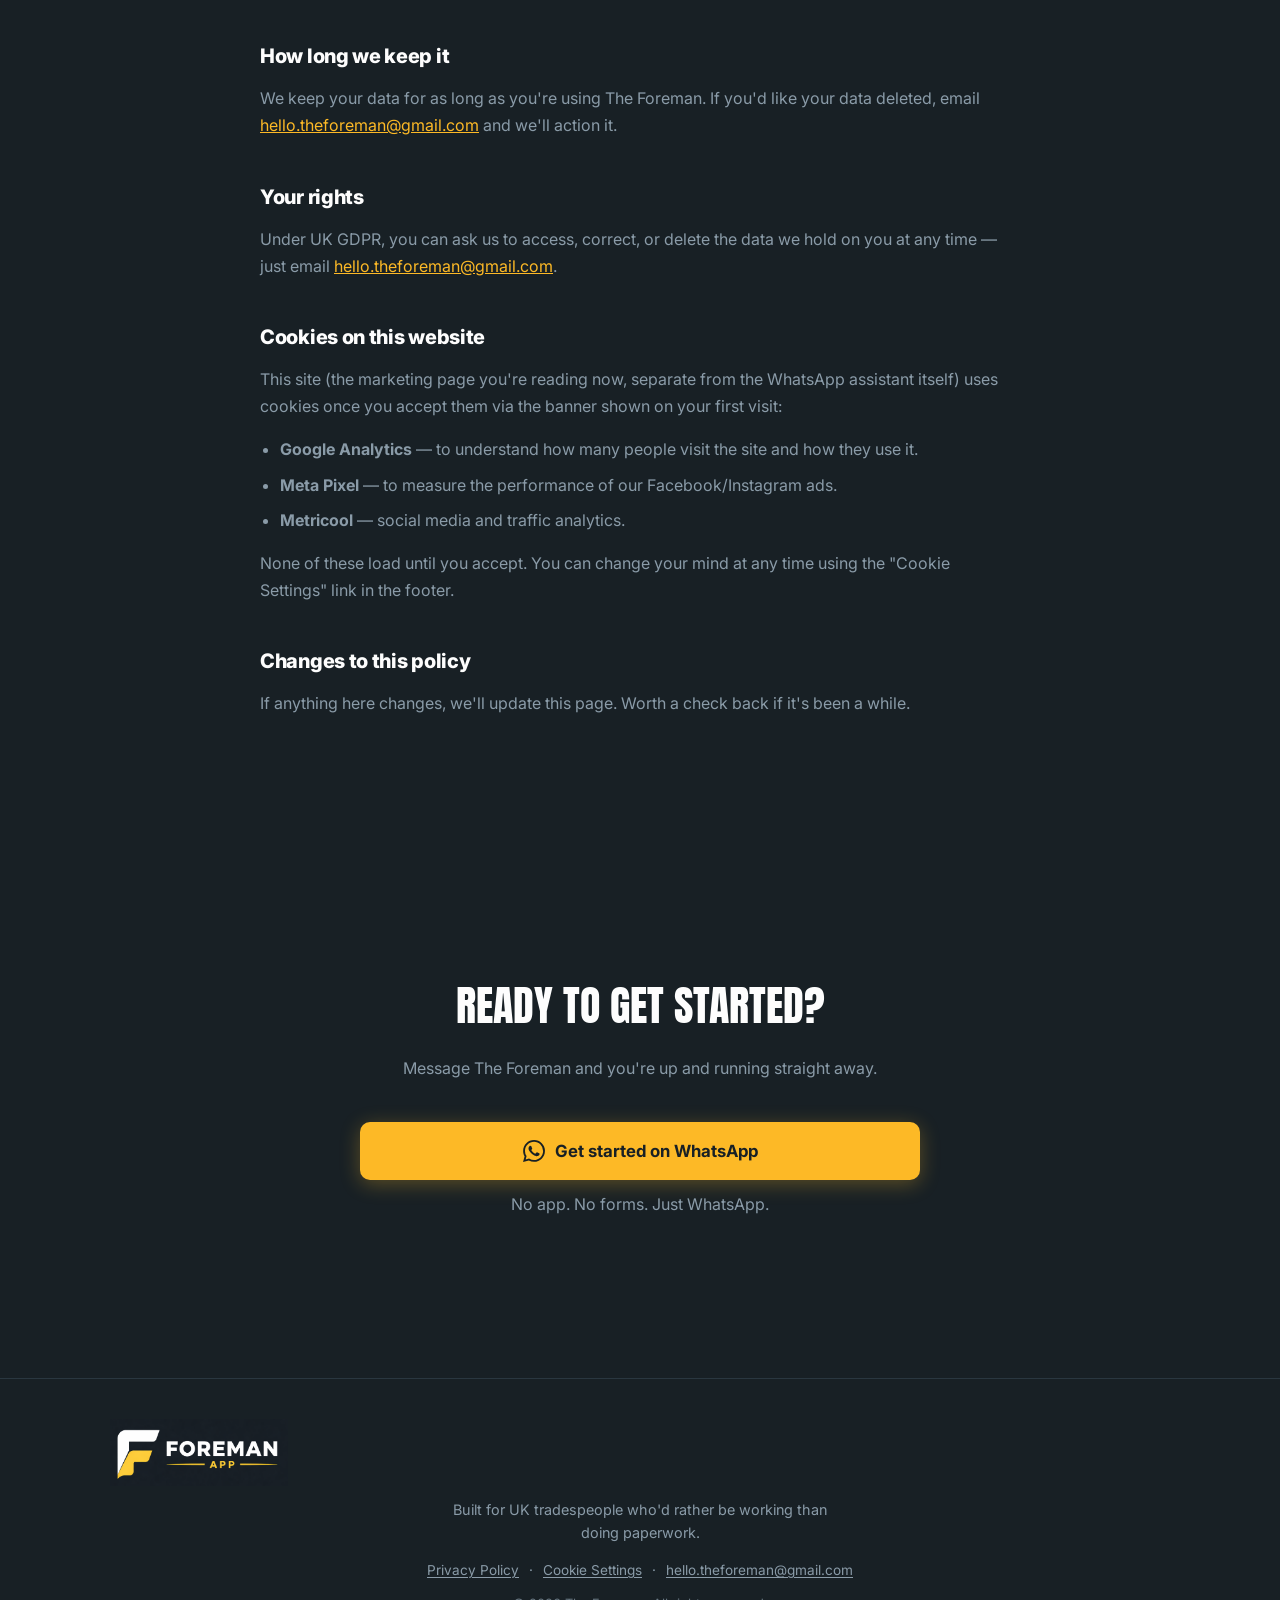
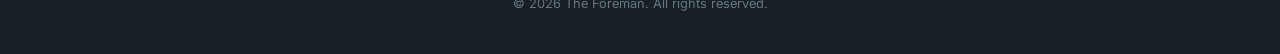
<file: privacy.html>
<!DOCTYPE html>
<html lang="en">
<head>
  <meta charset="UTF-8" />
  <meta name="viewport" content="width=device-width, initial-scale=1.0" />
  <title>Privacy Policy — The Foreman</title>
  <meta name="description" content="How The Foreman collects, uses and stores your data — and your customers' — when you use the WhatsApp quoting and invoicing assistant." />

  <link rel="icon" type="image/x-icon" href="favicon.ico" />
  <link rel="icon" type="image/png" sizes="32x32" href="favicon-32x32.png" />
  <link rel="icon" type="image/png" sizes="16x16" href="favicon-16x16.png" />
  <link rel="apple-touch-icon" href="apple-touch-icon.png" />

  <meta property="og:type" content="website" />
  <meta property="og:url" content="https://www.the-foreman.com/privacy.html" />
  <meta property="og:title" content="Privacy Policy — The Foreman" />
  <meta property="og:description" content="How The Foreman collects, uses and stores your data — and your customers' — when you use the WhatsApp quoting and invoicing assistant." />
  <meta property="og:image" content="https://www.the-foreman.com/og-image.png" />
  <meta name="twitter:card" content="summary_large_image" />
  <meta name="twitter:title" content="Privacy Policy — The Foreman" />
  <meta name="twitter:description" content="How The Foreman collects, uses and stores your data — and your customers' — when you use the WhatsApp quoting and invoicing assistant." />
  <meta name="twitter:image" content="https://www.the-foreman.com/og-image.png" />

  <link rel="preconnect" href="https://fonts.googleapis.com" />
  <link rel="preconnect" href="https://fonts.gstatic.com" crossorigin />
  <link href="https://fonts.googleapis.com/css2?family=Anton&family=Inter:wght@400;500;600;700;800;900&display=swap" rel="stylesheet" />
  <link rel="stylesheet" href="style.css" />
  <!-- Analytics (Google Analytics, Meta Pixel, Metricool) only load after
       cookie consent is given — see consent.js -->
  <script src="consent.js"></script>
</head>
<body>

  <!-- NAV -->
  <header class="nav">
    <div class="container nav-inner">
      <a href="/" class="logo">
        <img src="Website Logo.png?v=2" alt="The Foreman Logo" />
      </a>
      <a href="/faq.html" class="btn btn-nav">FAQs</a>
    </div>
  </header>

  <!-- HERO -->
  <section class="faq-hero">
    <div class="container">
      <div class="hero-badge">Legal</div>
      <h1>Privacy Policy</h1>
      <p>Last updated: 29 August 2026</p>
    </div>
  </section>

  <!-- CONTENT -->
  <section class="faq-section">
    <div class="container">
      <div class="legal-content">

        <p>The Foreman is currently operated by Tom Wood as a sole trader, trading as "The Foreman" ("we", "us"). This policy explains what data we collect through the WhatsApp assistant and this website, why, and what your rights are.</p>

        <p>Questions about this policy or your data? Email <a href="mailto:hello.theforeman@gmail.com">hello.theforeman@gmail.com</a>.</p>

        <h2>What we collect through WhatsApp</h2>
        <p>When you use The Foreman, we store the information you give it in order to run your quotes and invoices:</p>
        <ul>
          <li><strong>Your business details</strong> — business name, trade, email, address, logo, bank details, VAT number and payment terms, as much or as little as you choose to set up.</li>
          <li><strong>Your customers' details</strong> — name, phone number, email and address, where you provide them so a quote or invoice can be generated.</li>
          <li><strong>The quotes, invoices and jobs</strong> you create — line items, prices, statuses (sent, paid, overdue) and the PDFs generated from them.</li>
        </ul>
        <p>We only use this to generate your documents, track your jobs and payments, send your daily briefing, and produce your earnings reports when you ask for them. We don't use it for anything else, and we don't sell it to anyone.</p>

        <h2>Your customers</h2>
        <p>The Foreman never contacts your customers directly. Customer details you give it are used only to build documents for <em>you</em> to send yourself — your customers never know The Foreman exists unless you tell them.</p>

        <h2>Who else handles this data</h2>
        <p>We use a small number of service providers to run The Foreman:</p>
        <ul>
          <li><strong>Meta / WhatsApp</strong> — carries the messages between you and The Foreman.</li>
          <li><strong>Twilio</strong> — delivers WhatsApp messages via their Business API.</li>
          <li><strong>Railway</strong> — hosts our database (business, job and invoice records).</li>
          <li><strong>Supabase</strong> — stores your logo and generated PDF files.</li>
        </ul>
        <p>Each of these only sees what's needed to do their part of the job. We don't share your data with anyone else, and we never sell it.</p>

        <h2>How long we keep it</h2>
        <p>We keep your data for as long as you're using The Foreman. If you'd like your data deleted, email <a href="mailto:hello.theforeman@gmail.com">hello.theforeman@gmail.com</a> and we'll action it.</p>

        <h2>Your rights</h2>
        <p>Under UK GDPR, you can ask us to access, correct, or delete the data we hold on you at any time — just email <a href="mailto:hello.theforeman@gmail.com">hello.theforeman@gmail.com</a>.</p>

        <h2>Cookies on this website</h2>
        <p>This site (the marketing page you're reading now, separate from the WhatsApp assistant itself) uses cookies once you accept them via the banner shown on your first visit:</p>
        <ul>
          <li><strong>Google Analytics</strong> — to understand how many people visit the site and how they use it.</li>
          <li><strong>Meta Pixel</strong> — to measure the performance of our Facebook/Instagram ads.</li>
          <li><strong>Metricool</strong> — social media and traffic analytics.</li>
        </ul>
        <p>None of these load until you accept. You can change your mind at any time using the "Cookie Settings" link in the footer.</p>

        <h2>Changes to this policy</h2>
        <p>If anything here changes, we'll update this page. Worth a check back if it's been a while.</p>

      </div>
    </div>
  </section>

  <!-- CTA -->
  <section class="waitlist">
    <div class="container">
      <h2>Ready To Get Started?</h2>
      <p>Message The Foreman and you're up and running straight away.</p>
      <div class="waitlist-form">
        <a href="https://wa.me/447888862241?text=Hi" class="whatsapp-btn btn-full" target="_blank" rel="noopener" style="justify-content:center;" onclick="if(window.fbq){fbq('track', 'Lead');} if(window.gtag){gtag('event', 'whatsapp_click', {'event_category': 'engagement', 'event_label': 'whatsapp_button'});}">
          <svg viewBox="0 0 24 24" fill="currentColor" xmlns="http://www.w3.org/2000/svg"><path d="M17.472 14.382c-.297-.149-1.758-.867-2.03-.967-.273-.099-.471-.148-.67.15-.197.297-.767.966-.94 1.164-.173.199-.347.223-.644.075-.297-.15-1.255-.463-2.39-1.475-.883-.788-1.48-1.761-1.653-2.059-.173-.297-.018-.458.13-.606.134-.133.298-.347.446-.52.149-.174.198-.298.298-.497.099-.198.05-.371-.025-.52-.075-.149-.669-1.612-.916-2.207-.242-.579-.487-.5-.669-.51-.173-.008-.371-.01-.57-.01-.198 0-.52.074-.792.372-.272.297-1.04 1.016-1.04 2.479 0 1.462 1.065 2.875 1.213 3.074.149.198 2.096 3.2 5.077 4.487.709.306 1.262.489 1.694.625.712.227 1.36.195 1.871.118.571-.085 1.758-.719 2.006-1.413.248-.694.248-1.289.173-1.413-.074-.124-.272-.198-.57-.347m-5.421 7.403h-.004a9.87 9.87 0 01-5.031-1.378l-.361-.214-3.741.982.998-3.648-.235-.374a9.86 9.86 0 01-1.51-5.26c.001-5.45 4.436-9.884 9.888-9.884 2.64 0 5.122 1.03 6.988 2.898a9.825 9.825 0 012.893 6.994c-.003 5.45-4.437 9.884-9.885 9.884m8.413-18.297A11.815 11.815 0 0012.05 0C5.495 0 .16 5.335.157 11.892c0 2.096.547 4.142 1.588 5.945L.057 24l6.305-1.654a11.882 11.882 0 005.683 1.448h.005c6.554 0 11.89-5.335 11.893-11.893a11.821 11.821 0 00-3.48-8.413z"/></svg>
          Get started on WhatsApp
        </a>
        <p class="form-note">No app. No forms. Just WhatsApp.</p>
      </div>
    </div>
  </section>

  <!-- FOOTER -->
  <footer class="footer">
    <div class="container footer-inner">
      <div class="logo">
        <img src="Website Logo.png?v=2" alt="The Foreman Logo" />
      </div>
      <p class="footer-text">Built for UK tradespeople who'd rather be working than doing paperwork.</p>
      <p class="footer-links">
        <a href="privacy.html">Privacy Policy</a>
        <span aria-hidden="true">·</span>
        <a href="#" onclick="window.foremanReopenCookieBanner(event)">Cookie Settings</a>
        <span aria-hidden="true">·</span>
        <a href="mailto:hello.theforeman@gmail.com">hello.theforeman@gmail.com</a>
      </p>
      <p class="footer-copy">© 2026 The Foreman. All rights reserved.</p>
    </div>
  </footer>

  <!-- COOKIE CONSENT BANNER -->
  <div id="cookieBanner" class="cookie-banner" hidden>
    <div class="container cookie-banner-inner">
      <p>We use cookies to understand site traffic and measure ad performance. See our <a href="privacy.html">Privacy Policy</a> for details.</p>
      <div class="cookie-actions">
        <button id="cookieDecline" class="btn btn-nav" type="button">Decline</button>
        <button id="cookieAccept" class="btn btn-primary" type="button">Accept</button>
      </div>
    </div>
  </div>
</body>
</html>
</file>
<file: style.css>
/* === RESET & BASE === */
*, *::before, *::after { box-sizing: border-box; margin: 0; padding: 0; }

:root {
  --yellow: #FDB926;
  --yellow-dark: #E5A615;
  --dark: #182025;      /* page background */
  --surface: #1A2730;   /* raised surfaces: cards, alt sections */
  --mid: #8A9BA8;       /* secondary text */
  --white: #FDFDFD;
  --border: #2A3740;
  --radius: 12px;
  --radius-lg: 20px;
  font-size: 16px;
}

body {
  font-family: 'Inter', sans-serif;
  background: var(--dark);
  color: var(--white);
  line-height: 1.6;
  -webkit-font-smoothing: antialiased;
}

.container {
  max-width: 1100px;
  margin: 0 auto;
  padding: 0 20px;
}

/* === NAV === */
.nav {
  position: sticky;
  top: 0;
  background: var(--dark);
  border-bottom: 1px solid var(--border);
  z-index: 100;
  padding: 4px 0;
}

.nav-inner {
  display: flex;
  align-items: center;
  justify-content: space-between;
}

.logo {
  font-size: 1.2rem;
  font-weight: 800;
  color: var(--white);
  letter-spacing: -0.5px;
  display: flex;
  align-items: center;
  gap: 10px;
  text-decoration: none;
}

.logo img {
  height: 67px;
  width: auto;
}

/* === BUTTONS === */
.btn {
  display: inline-block;
  padding: 12px 24px;
  border-radius: 8px;
  font-weight: 600;
  font-size: 0.95rem;
  cursor: pointer;
  text-decoration: none;
  transition: all 0.15s ease;
  border: none;
}

.btn-nav {
  background: var(--surface);
  color: var(--white);
  padding: 10px 20px;
  font-size: 0.875rem;
}

.btn-nav:hover { background: var(--surface); border: 1px solid var(--border); }

.btn-primary {
  background: var(--yellow);
  color: var(--dark);
  font-weight: 700;
}

.btn-primary:hover {
  background: var(--yellow-dark);
  transform: translateY(-1px);
  box-shadow: 0 4px 12px rgba(253, 185, 38, 0.4);
}

.btn-full { width: 100%; text-align: center; }

/* === HERO === */
.hero {
  padding: 80px 0 60px;
  text-align: center;
  background: var(--dark);
}

.hero-badge {
  display: inline-block;
  background: rgba(253, 185, 38, 0.15);
  color: var(--yellow);
  border: 1px solid var(--yellow);
  padding: 6px 16px;
  border-radius: 100px;
  font-size: 0.8rem;
  font-weight: 600;
  letter-spacing: 0.5px;
  text-transform: uppercase;
  margin-bottom: 24px;
}

/* Anton on the hero headline only — matches the ad creative someone just
   clicked from. Inter stays everywhere else so the page doesn't shout. */
.hero h1 {
  font-family: 'Anton', 'Inter', sans-serif;
  font-size: clamp(2.5rem, 6.5vw, 4rem);
  font-weight: 400;
  line-height: 1.05;
  letter-spacing: 0;
  text-transform: uppercase;
  margin-bottom: 20px;
  color: var(--white);
}

.highlight {
  color: var(--yellow);
  position: relative;
}

.hero-sub {
  font-size: clamp(1rem, 2.5vw, 1.2rem);
  color: var(--mid);
  max-width: 560px;
  margin: 0 auto 32px;
  line-height: 1.7;
}

.hero-note {
  margin-top: 16px;
  color: var(--mid);
  font-size: 0.875rem;
}

/* === DEMO / CHAT === */
.demo {
  padding: 80px 0;
  background: var(--surface);
}

.section-title {
  font-family: 'Anton', 'Inter', sans-serif;
  font-size: clamp(1.8rem, 4.5vw, 2.5rem);
  font-weight: 400;
  letter-spacing: 0;
  text-align: center;
  text-transform: uppercase;
  margin-bottom: 12px;
  color: var(--white);
}

.section-sub {
  text-align: center;
  color: var(--mid);
  font-size: 1.05rem;
  max-width: 520px;
  margin: 0 auto 48px;
}

.demo-video {
  display: block;
  max-width: 640px;
  width: 100%;
  margin: 0 auto;
  border-radius: var(--radius-lg);
  overflow: hidden;
  box-shadow: 0 20px 60px rgba(0,0,0,0.12);
}

/* === FEATURES === */
.features {
  padding: 80px 0;
  background: var(--dark);
}

.features-grid {
  display: grid;
  grid-template-columns: repeat(3, 1fr);
  gap: 24px;
  margin-top: 48px;
}

.feature-card {
  background: var(--surface);
  border: 1px solid var(--border);
  border-radius: var(--radius);
  padding: 28px 24px;
  transition: transform 0.15s, box-shadow 0.15s;
}

.feature-card:hover {
  transform: translateY(-2px);
  box-shadow: 0 8px 24px rgba(253, 185, 38, 0.15);
  border-color: var(--yellow);
}

.feature-icon {
  margin-bottom: 16px;
  color: var(--yellow);
}

.feature-icon svg {
  width: 30px;
  height: 30px;
}

.feature-card h3 {
  font-size: 1.05rem;
  font-weight: 700;
  margin-bottom: 8px;
  color: var(--white);
}

.feature-card p {
  color: var(--mid);
  font-size: 0.9rem;
  line-height: 1.6;
}

/* === TRUST === */
.trust {
  padding: 80px 0;
  background: var(--surface);
}

.trust-grid {
  display: grid;
  grid-template-columns: repeat(2, 1fr);
  gap: 24px;
  max-width: 720px;
  margin: 48px auto 0;
}

.trust-item {
  background: var(--surface);
  border: 1px solid var(--border);
  border-radius: var(--radius);
  padding: 28px 24px;
}

.trust-icon {
  margin-bottom: 12px;
  color: var(--yellow);
}

.trust-icon svg {
  width: 26px;
  height: 26px;
}

.trust-item h3 {
  font-size: 1.05rem;
  font-weight: 700;
  margin-bottom: 8px;
  color: var(--white);
}

.trust-item p {
  color: var(--mid);
  font-size: 0.9rem;
  line-height: 1.6;
}

/* === HOW IT WORKS === */
.how {
  padding: 80px 0;
  background: var(--surface);
}

.steps {
  display: flex;
  flex-direction: column;
  gap: 32px;
  max-width: 600px;
  margin: 48px auto 0;
}

.step {
  display: flex;
  gap: 24px;
  align-items: flex-start;
}

.step-num {
  width: 48px;
  height: 48px;
  background: var(--yellow);
  color: var(--dark);
  border-radius: 50%;
  display: flex;
  align-items: center;
  justify-content: center;
  font-weight: 800;
  font-size: 1.1rem;
  flex-shrink: 0;
}

.step-text h3 {
  font-size: 1.1rem;
  font-weight: 700;
  margin-bottom: 6px;
  color: var(--white);
}

.step-text p {
  color: var(--mid);
  font-size: 0.95rem;
}

/* === REVIEWS === */
.reviews {
  padding: 80px 0;
  background: var(--dark);
}

.reviews-grid {
  display: grid;
  grid-template-columns: repeat(3, 1fr);
  gap: 24px;
  margin-top: 48px;
}

.review-card {
  display: flex;
  flex-direction: column;
  margin: 0;
  padding: 28px 24px 24px;
  background: var(--surface);
  border: 1px solid var(--border);
  border-radius: var(--radius);
}

.review-card blockquote {
  margin: 0 0 20px;
  flex: 1;
}

.review-card blockquote p {
  color: var(--white);
  font-size: 0.95rem;
  line-height: 1.7;
  margin: 0;
}

.review-person {
  display: flex;
  align-items: center;
  gap: 14px;
  padding-top: 18px;
  border-top: 1px solid var(--border);
}

/* 3:4 to match the source crop exactly — a square/circular avatar would
   have to slice a 1:1 region out of a portrait and clip the chin. */
.review-person img {
  width: 54px;
  height: 72px;
  border-radius: 10px;
  object-fit: cover;
  flex-shrink: 0;
}

.review-meta {
  display: flex;
  flex-direction: column;
  min-width: 0;
}

.review-name {
  font-weight: 700;
  font-size: 0.95rem;
  color: var(--white);
}

.review-role {
  font-size: 0.8rem;
  color: var(--mid);
  margin-top: 2px;
}

/* === WHATSAPP BUTTON === */
.whatsapp-btn {
  display: inline-flex;
  align-items: center;
  gap: 10px;
  background: var(--yellow);
  color: var(--dark);
  padding: 16px 32px;
  border-radius: 10px;
  font-weight: 700;
  font-size: 1.05rem;
  text-decoration: none;
  transition: all 0.15s ease;
  box-shadow: 0 4px 20px rgba(253, 185, 38, 0.3);
  font-family: 'Inter', sans-serif;
}
.whatsapp-btn:hover {
  background: var(--yellow-dark);
  transform: translateY(-2px);
  box-shadow: 0 6px 24px rgba(253, 185, 38, 0.4);
}
.whatsapp-btn svg { width: 22px; height: 22px; flex-shrink: 0; }

/* === WAITLIST === */
.waitlist {
  padding: 80px 0;
  background: var(--dark);
  text-align: center;
}

.waitlist h2 {
  font-family: 'Anton', 'Inter', sans-serif;
  font-size: clamp(2rem, 4.5vw, 2.6rem);
  font-weight: 400;
  letter-spacing: 0;
  text-transform: uppercase;
  margin-bottom: 16px;
  color: var(--white);
}

.waitlist p {
  color: var(--mid);
  max-width: 480px;
  margin: 0 auto 40px;
  font-size: 1rem;
}

.waitlist-form {
  max-width: 560px;
  margin: 0 auto;
  display: flex;
  flex-direction: column;
  gap: 12px;
}

.form-note {
  font-size: 0.8rem;
  color: var(--mid);
  margin-top: 4px;
}

/* === FOOTER === */
.footer {
  padding: 40px 0;
  background: var(--dark);
  color: var(--mid);
  border-top: 1px solid var(--border);
}

.footer-inner {
  text-align: center;
}

.footer .logo {
  color: var(--white);
  margin-bottom: 12px;
}

.footer-text {
  font-size: 0.9rem;
  max-width: 400px;
  margin: 0 auto 16px;
}

.footer-copy {
  font-size: 0.8rem;
  color: var(--mid);
  opacity: 0.7;
}

.footer-links {
  font-size: 0.85rem;
  color: var(--mid);
  margin-bottom: 12px;
  display: flex;
  align-items: center;
  justify-content: center;
  gap: 10px;
  flex-wrap: wrap;
}

.footer-links a {
  color: var(--mid);
  text-decoration: underline;
  text-underline-offset: 2px;
}

.footer-links a:hover {
  color: var(--white);
}

/* === STICKY MOBILE CTA === */
.sticky-cta {
  display: none;
  position: fixed;
  left: 16px;
  right: 16px;
  bottom: 16px;
  z-index: 150;
  align-items: center;
  justify-content: center;
  gap: 10px;
  background: var(--yellow);
  color: var(--dark);
  font-weight: 700;
  font-size: 0.95rem;
  font-family: 'Inter', sans-serif;
  padding: 14px 20px;
  border-radius: 10px;
  text-decoration: none;
  box-shadow: 0 8px 24px rgba(0,0,0,0.35);
  opacity: 0;
  transform: translateY(12px);
  transition: opacity 0.2s ease, transform 0.2s ease;
  pointer-events: none;
}

.sticky-cta svg {
  width: 20px;
  height: 20px;
  flex-shrink: 0;
}

.sticky-cta.visible {
  opacity: 1;
  transform: translateY(0);
  pointer-events: auto;
}

@media (max-width: 768px) {
  .sticky-cta { display: flex; }
}

/* === COOKIE CONSENT BANNER === */
.cookie-banner {
  position: fixed;
  left: 0;
  right: 0;
  bottom: 0;
  background: var(--surface);
  border-top: 1px solid var(--border);
  padding: 20px 0;
  z-index: 200;
  box-shadow: 0 -8px 24px rgba(0,0,0,0.25);
}

.cookie-banner-inner {
  display: flex;
  align-items: center;
  justify-content: space-between;
  gap: 24px;
  flex-wrap: wrap;
}

.cookie-banner p {
  color: var(--mid);
  font-size: 0.9rem;
  margin: 0;
  flex: 1 1 320px;
}

.cookie-banner a {
  color: var(--yellow);
}

.cookie-actions {
  display: flex;
  gap: 10px;
  flex-shrink: 0;
}

/* === LEGAL CONTENT (privacy policy) === */
.legal-content {
  max-width: 760px;
  margin: 0 auto;
  color: var(--mid);
  font-size: 1rem;
  line-height: 1.7;
}

.legal-content p {
  margin-bottom: 16px;
}

.legal-content h2 {
  color: var(--white);
  font-size: 1.25rem;
  font-weight: 800;
  letter-spacing: -0.3px;
  margin: 40px 0 12px;
}

.legal-content h2:first-child {
  margin-top: 0;
}

.legal-content ul {
  margin: 0 0 16px 20px;
}

.legal-content li {
  margin-bottom: 8px;
}

.legal-content a {
  color: var(--yellow);
}

/* === FAQ PAGE === */
.faq-hero {
  padding: 80px 0 60px;
  text-align: center;
  background: var(--dark);
}

.faq-hero h1 {
  font-family: 'Anton', 'Inter', sans-serif;
  font-size: clamp(1.8rem, 4vw, 2.4rem);
  font-weight: 400;
  letter-spacing: 0;
  text-transform: uppercase;
  line-height: 1.15;
  margin: 20px auto 16px;
  max-width: 780px;
  color: var(--white);
}

.faq-hero p {
  color: var(--mid);
  font-size: 1.05rem;
}

.faq-section {
  padding: 60px 0 80px;
  background: var(--dark);
}

.faq-list {
  max-width: 760px;
  margin: 0 auto;
  display: flex;
  flex-direction: column;
  gap: 12px;
}

.faq-item {
  background: var(--surface);
  border: 1px solid var(--border);
  border-radius: var(--radius);
  overflow: hidden;
  transition: border-color 0.15s;
}

.faq-item[open] {
  border-color: var(--yellow);
}

.faq-question {
  display: flex;
  justify-content: space-between;
  align-items: center;
  padding: 20px 24px;
  font-size: 1rem;
  font-weight: 600;
  color: var(--white);
  cursor: pointer;
  list-style: none;
  gap: 16px;
}

.faq-question::-webkit-details-marker { display: none; }

.faq-question::after {
  content: '+';
  font-size: 1.4rem;
  font-weight: 400;
  color: var(--yellow);
  flex-shrink: 0;
  transition: transform 0.2s;
}

.faq-item[open] .faq-question::after {
  transform: rotate(45deg);
}

.faq-answer {
  padding: 0 24px 20px;
  color: var(--mid);
  font-size: 0.95rem;
  line-height: 1.7;
}

.faq-answer p { margin: 0; }

/* === MOBILE === */
@media (max-width: 768px) {
  .logo img { height: 48px; }

  /* Each major section fills at least 90% of the viewport height on
     mobile. Top-aligned (not centered) with a fixed top gap, so every
     title sits the same distance from the section edge regardless of
     how much content follows — centering pushed short sections' titles
     down by half their leftover space, giving each an inconsistent gap
     and pushing the hero content low. Any leftover height falls below
     the content instead. Sections already taller than 90vh (features,
     reviews) are unaffected either way — min-height never clips. */
  .hero,
  .demo,
  .features,
  .trust,
  .how,
  .reviews {
    min-height: 90vh;
    display: flex;
    flex-direction: column;
    justify-content: flex-start;
    padding: 32px 0;
  }

  /* No min-height here — as the last section before the footer, 90vh
     left a large empty gap under its (short) content. */
  .waitlist {
    padding: 32px 0;
  }

  .features-grid {
    grid-template-columns: 1fr;
  }

  .trust-grid {
    grid-template-columns: 1fr;
  }

  .reviews-grid {
    grid-template-columns: 1fr;
  }
}

@media (max-width: 480px) {
  .hero h1 { letter-spacing: -1px; }
}

/* === DESKTOP (taller section spacing) === */
@media (min-width: 769px) {
  .hero { padding: 120px 0 90px; }
  .demo { padding: 120px 0; }
  .features { padding: 120px 0; }
  .trust { padding: 120px 0; }
  .how { padding: 120px 0; }
  .reviews { padding: 120px 0; }
  .waitlist { padding: 120px 0; }
  .faq-hero { padding: 120px 0 90px; }
  .faq-section { padding: 90px 0 120px; }
}
</file>
